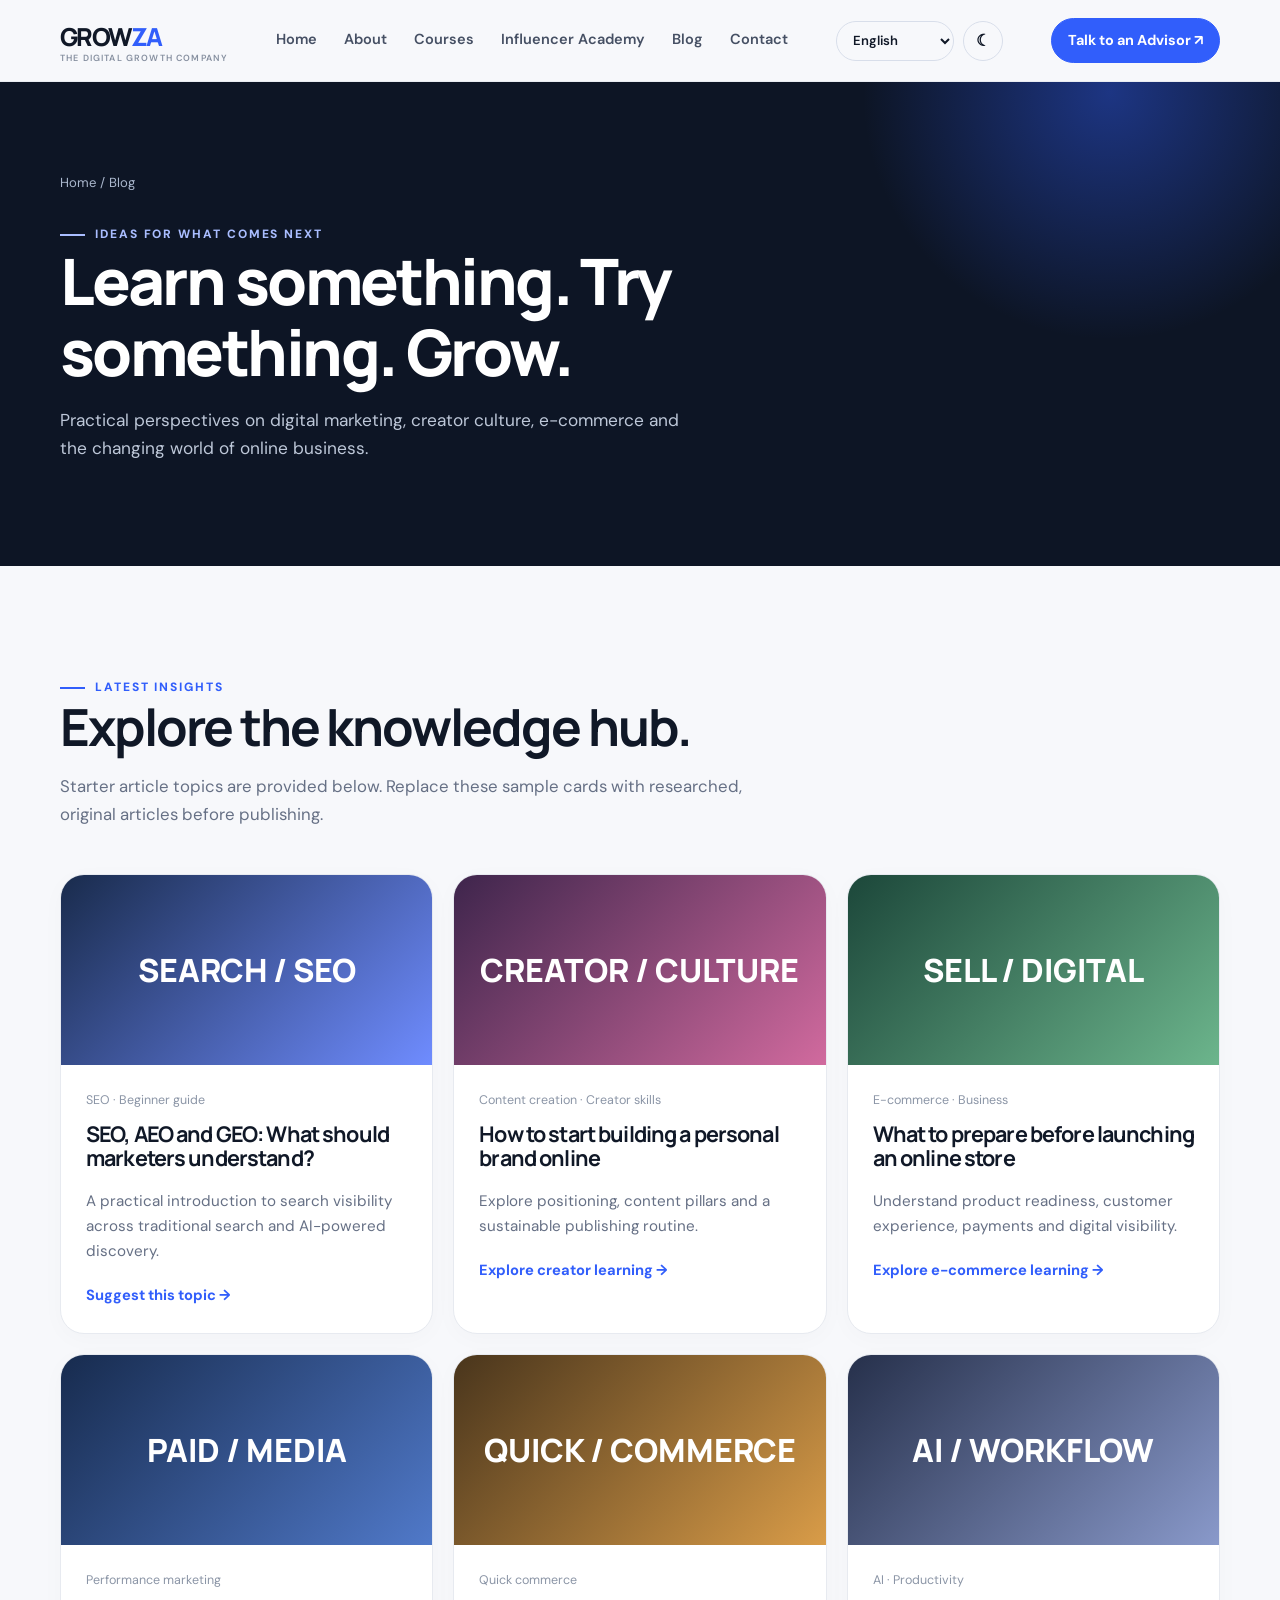
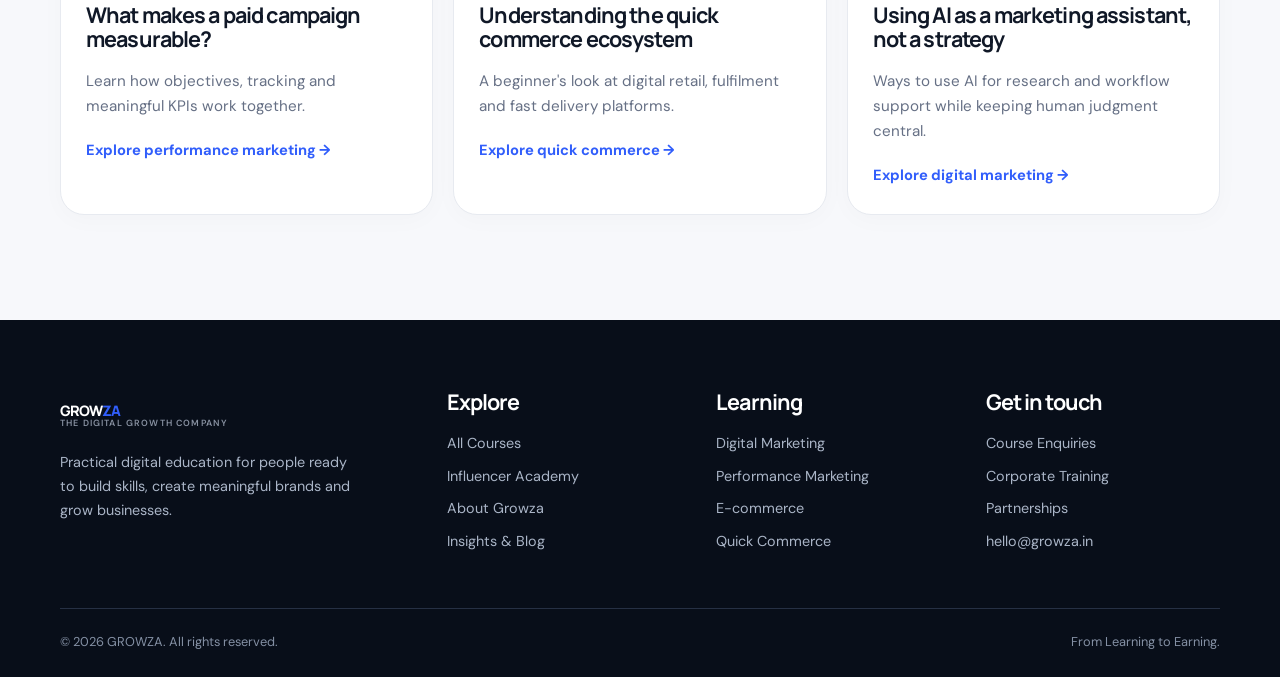
<file: blog.html>
<!doctype html><html lang="en"><head><meta charset="utf-8"><meta name="viewport" content="width=device-width, initial-scale=1"><meta name="description" content="GROWZA offers practical digital marketing, performance marketing, content creation, influencer, e-commerce and quick commerce training."><meta name="theme-color" content="#0b1220"><title>Blog & Insights | GROWZA</title><link rel="stylesheet" href="assets/style.css"></head><body><header class="site-header"><div class="container nav">
<a class="brand" href="index.html">GROW<span>ZA</span><small>THE DIGITAL GROWTH COMPANY</small></a>
<button class="menu-toggle" aria-label="Open navigation" aria-expanded="false">☰</button>
<nav class="nav-links" aria-label="Main navigation">
<a href="index.html" data-i18n="nav_home">Home</a><a href="about.html" data-i18n="nav_about">About</a><a href="courses.html" data-i18n="nav_courses">Courses</a><a href="influencer-academy.html" data-i18n="nav_academy">Influencer Academy</a><a href="blog.html" data-i18n="nav_blog">Blog</a><a href="contact.html" data-i18n="nav_contact">Contact</a>
</nav><div class="header-tools">
<select class="language-select" id="languageSwitcher" aria-label="Choose language">
<option value="en">English</option><option value="ar">العربية</option><option value="es">Español</option><option value="nl">Nederlands</option><option value="fr">Français</option><option value="de">Deutsch</option><option value="hi">हिन्दी</option><option value="ml">മലയാളം</option>
</select>
<button class="tool-btn" id="themeToggle" type="button" aria-label="Switch to dark mode" title="Toggle dark mode">☾</button>
</div><div class="nav-actions"><a class="btn small" href="contact.html" data-i18n="nav_cta">Talk to an Advisor ↗</a></div></div></header>
<main><section class="page-hero"><div class="container"><div class="breadcrumb">Home / Blog</div><span class="eyebrow" style="color:#a9bdff">Ideas for what comes next</span><h1>Learn something. Try something. Grow.</h1><p>Practical perspectives on digital marketing, creator culture, e-commerce and the changing world of online business.</p></div></section>
<section class="section"><div class="container"><div class="section-head"><span class="eyebrow">Latest insights</span><h2>Explore the knowledge hub.</h2><p>Starter article topics are provided below. Replace these sample cards with researched, original articles before publishing.</p></div><div class="grid-3">
<article class="card blog-card"><div class="blog-image">SEARCH / SEO</div><div class="blog-content"><div class="blog-meta">SEO · Beginner guide</div><h3>SEO, AEO and GEO: What should marketers understand?</h3><p>A practical introduction to search visibility across traditional search and AI-powered discovery.</p><a class="card-link" href="contact.html">Suggest this topic →</a></div></article>
<article class="card blog-card"><div class="blog-image" style="background:linear-gradient(135deg,#3e254c,#d16a9e)">CREATOR / CULTURE</div><div class="blog-content"><div class="blog-meta">Content creation · Creator skills</div><h3>How to start building a personal brand online</h3><p>Explore positioning, content pillars and a sustainable publishing routine.</p><a class="card-link" href="influencer-academy.html">Explore creator learning →</a></div></article>
<article class="card blog-card"><div class="blog-image" style="background:linear-gradient(135deg,#1c473a,#6cb58c)">SELL / DIGITAL</div><div class="blog-content"><div class="blog-meta">E-commerce · Business</div><h3>What to prepare before launching an online store</h3><p>Understand product readiness, customer experience, payments and digital visibility.</p><a class="card-link" href="courses.html#ecommerce">Explore e-commerce learning →</a></div></article>
<article class="card blog-card"><div class="blog-image" style="background:linear-gradient(135deg,#172b4e,#5079c9)">PAID / MEDIA</div><div class="blog-content"><div class="blog-meta">Performance marketing</div><h3>What makes a paid campaign measurable?</h3><p>Learn how objectives, tracking and meaningful KPIs work together.</p><a class="card-link" href="courses.html#performance">Explore performance marketing →</a></div></article>
<article class="card blog-card"><div class="blog-image" style="background:linear-gradient(135deg,#49351c,#d99c48)">QUICK / COMMERCE</div><div class="blog-content"><div class="blog-meta">Quick commerce</div><h3>Understanding the quick commerce ecosystem</h3><p>A beginner's look at digital retail, fulfilment and fast delivery platforms.</p><a class="card-link" href="courses.html#quick-commerce">Explore quick commerce →</a></div></article>
<article class="card blog-card"><div class="blog-image" style="background:linear-gradient(135deg,#26304b,#8999ca)">AI / WORKFLOW</div><div class="blog-content"><div class="blog-meta">AI · Productivity</div><h3>Using AI as a marketing assistant, not a strategy</h3><p>Ways to use AI for research and workflow support while keeping human judgment central.</p><a class="card-link" href="courses.html#digital-marketing">Explore digital marketing →</a></div></article>
</div></div></section></main><footer class="footer"><div class="container"><div class="footer-grid">
<div><a class="brand" href="index.html" style="color:#fff">GROW<span>ZA</span><small>THE DIGITAL GROWTH COMPANY</small></a><p style="max-width:300px;margin-top:22px">Practical digital education for people ready to build skills, create meaningful brands and grow businesses.</p></div>
<div><h3>Explore</h3><a href="courses.html">All Courses</a><a href="influencer-academy.html" data-i18n="nav_academy">Influencer Academy</a><a href="about.html">About Growza</a><a href="blog.html">Insights & Blog</a></div>
<div><h3>Learning</h3><a href="courses.html#digital-marketing">Digital Marketing</a><a href="courses.html#performance">Performance Marketing</a><a href="courses.html#ecommerce">E-commerce</a><a href="courses.html#quick-commerce">Quick Commerce</a></div>
<div><h3>Get in touch</h3><a href="contact.html">Course Enquiries</a><a href="contact.html">Corporate Training</a><a href="contact.html">Partnerships</a><a href="mailto:hello@growza.in">hello@growza.in</a></div>
</div><div class="footer-bottom"><span>© <span data-year></span> GROWZA. All rights reserved.</span><span>From Learning to Earning.</span></div></div></footer><script src="assets/i18n.js"></script><script src="assets/script.js"></script></body></html>
</file>
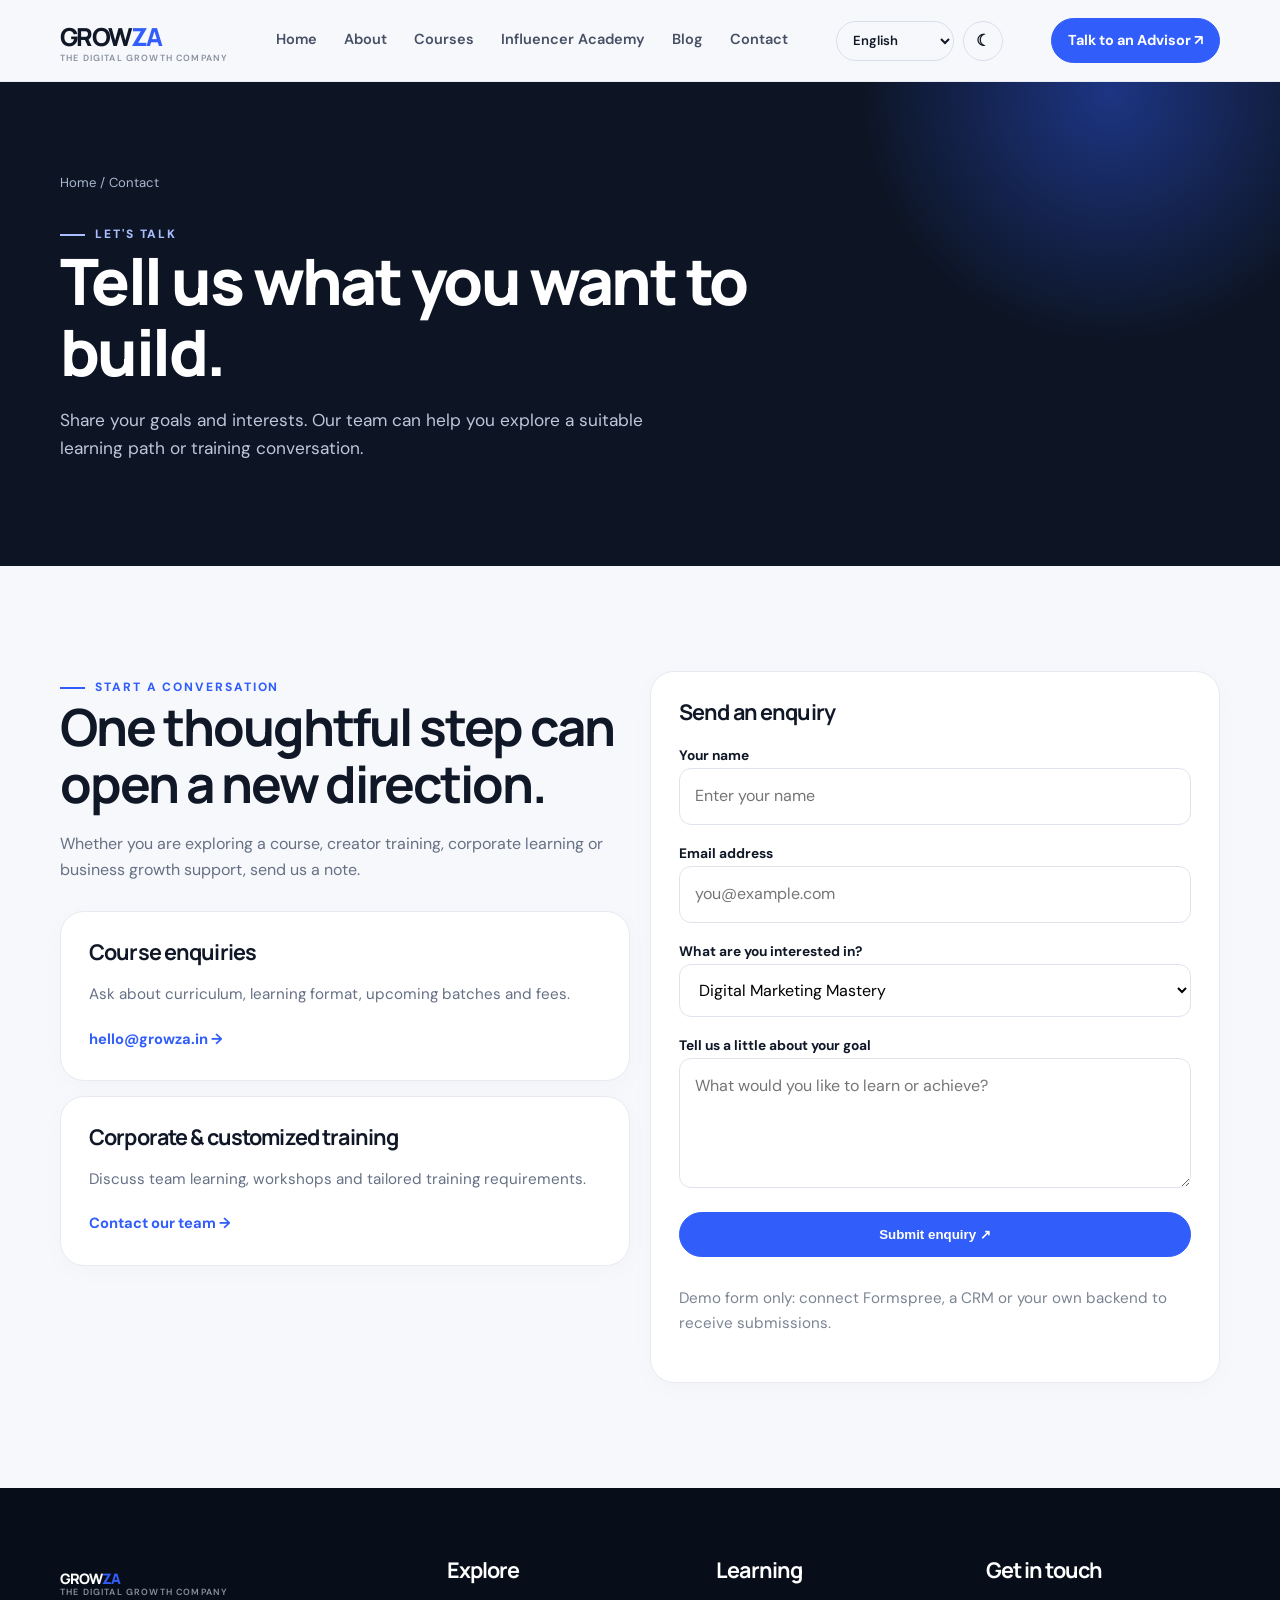
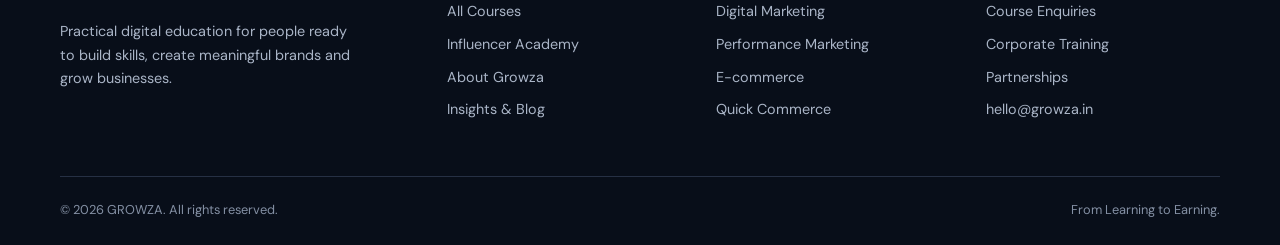
<file: contact.html>
<!doctype html><html lang="en"><head><meta charset="utf-8"><meta name="viewport" content="width=device-width, initial-scale=1"><meta name="description" content="GROWZA offers practical digital marketing, performance marketing, content creation, influencer, e-commerce and quick commerce training."><meta name="theme-color" content="#0b1220"><title>Contact & Course Enquiries | GROWZA</title><link rel="stylesheet" href="assets/style.css"></head><body><header class="site-header"><div class="container nav">
<a class="brand" href="index.html">GROW<span>ZA</span><small>THE DIGITAL GROWTH COMPANY</small></a>
<button class="menu-toggle" aria-label="Open navigation" aria-expanded="false">☰</button>
<nav class="nav-links" aria-label="Main navigation">
<a href="index.html" data-i18n="nav_home">Home</a><a href="about.html" data-i18n="nav_about">About</a><a href="courses.html" data-i18n="nav_courses">Courses</a><a href="influencer-academy.html" data-i18n="nav_academy">Influencer Academy</a><a href="blog.html" data-i18n="nav_blog">Blog</a><a href="contact.html" data-i18n="nav_contact">Contact</a>
</nav><div class="header-tools">
<select class="language-select" id="languageSwitcher" aria-label="Choose language">
<option value="en">English</option><option value="ar">العربية</option><option value="es">Español</option><option value="nl">Nederlands</option><option value="fr">Français</option><option value="de">Deutsch</option><option value="hi">हिन्दी</option><option value="ml">മലയാളം</option>
</select>
<button class="tool-btn" id="themeToggle" type="button" aria-label="Switch to dark mode" title="Toggle dark mode">☾</button>
</div><div class="nav-actions"><a class="btn small" href="contact.html" data-i18n="nav_cta">Talk to an Advisor ↗</a></div></div></header>
<main><section class="page-hero"><div class="container"><div class="breadcrumb">Home / Contact</div><span class="eyebrow" style="color:#a9bdff">Let's talk</span><h1>Tell us what you want to build.</h1><p>Share your goals and interests. Our team can help you explore a suitable learning path or training conversation.</p></div></section>
<section class="section"><div class="container grid-2"><div><span class="eyebrow">Start a conversation</span><h2>One thoughtful step can open a new direction.</h2><p>Whether you are exploring a course, creator training, corporate learning or business growth support, send us a note.</p><div class="card" style="margin-top:28px"><h3>Course enquiries</h3><p>Ask about curriculum, learning format, upcoming batches and fees.</p><a href="mailto:hello@growza.in" class="card-link">hello@growza.in →</a></div><div class="card" style="margin-top:15px"><h3>Corporate & customized training</h3><p>Discuss team learning, workshops and tailored training requirements.</p><a href="mailto:hello@growza.in" class="card-link">Contact our team →</a></div></div>
<div class="card"><h3>Send an enquiry</h3><form class="form" data-demo-form><div><label for="name">Your name</label><input id="name" name="name" required placeholder="Enter your name"></div><div><label for="email">Email address</label><input id="email" name="email" type="email" required placeholder="you@example.com"></div><div><label for="interest">What are you interested in?</label><select id="interest" name="interest"><option>Digital Marketing Mastery</option><option>Performance Marketing</option><option>Content Creation & Influencer Academy</option><option>E-commerce Marketing</option><option>Quick Commerce Marketing</option><option>Corporate Training</option><option>Other</option></select></div><div><label for="message">Tell us a little about your goal</label><textarea id="message" name="message" placeholder="What would you like to learn or achieve?"></textarea></div><button class="btn" type="submit">Submit enquiry ↗</button><div class="success">Thank you! This demo form is working on the page, but it is not connected to an inbox yet. Connect a form backend before launch.</div><p class="notice">Demo form only: connect Formspree, a CRM or your own backend to receive submissions.</p></form></div></div></section></main><footer class="footer"><div class="container"><div class="footer-grid">
<div><a class="brand" href="index.html" style="color:#fff">GROW<span>ZA</span><small>THE DIGITAL GROWTH COMPANY</small></a><p style="max-width:300px;margin-top:22px">Practical digital education for people ready to build skills, create meaningful brands and grow businesses.</p></div>
<div><h3>Explore</h3><a href="courses.html">All Courses</a><a href="influencer-academy.html" data-i18n="nav_academy">Influencer Academy</a><a href="about.html">About Growza</a><a href="blog.html">Insights & Blog</a></div>
<div><h3>Learning</h3><a href="courses.html#digital-marketing">Digital Marketing</a><a href="courses.html#performance">Performance Marketing</a><a href="courses.html#ecommerce">E-commerce</a><a href="courses.html#quick-commerce">Quick Commerce</a></div>
<div><h3>Get in touch</h3><a href="contact.html">Course Enquiries</a><a href="contact.html">Corporate Training</a><a href="contact.html">Partnerships</a><a href="mailto:hello@growza.in">hello@growza.in</a></div>
</div><div class="footer-bottom"><span>© <span data-year></span> GROWZA. All rights reserved.</span><span>From Learning to Earning.</span></div></div></footer><script src="assets/i18n.js"></script><script src="assets/script.js"></script></body></html>
</file>
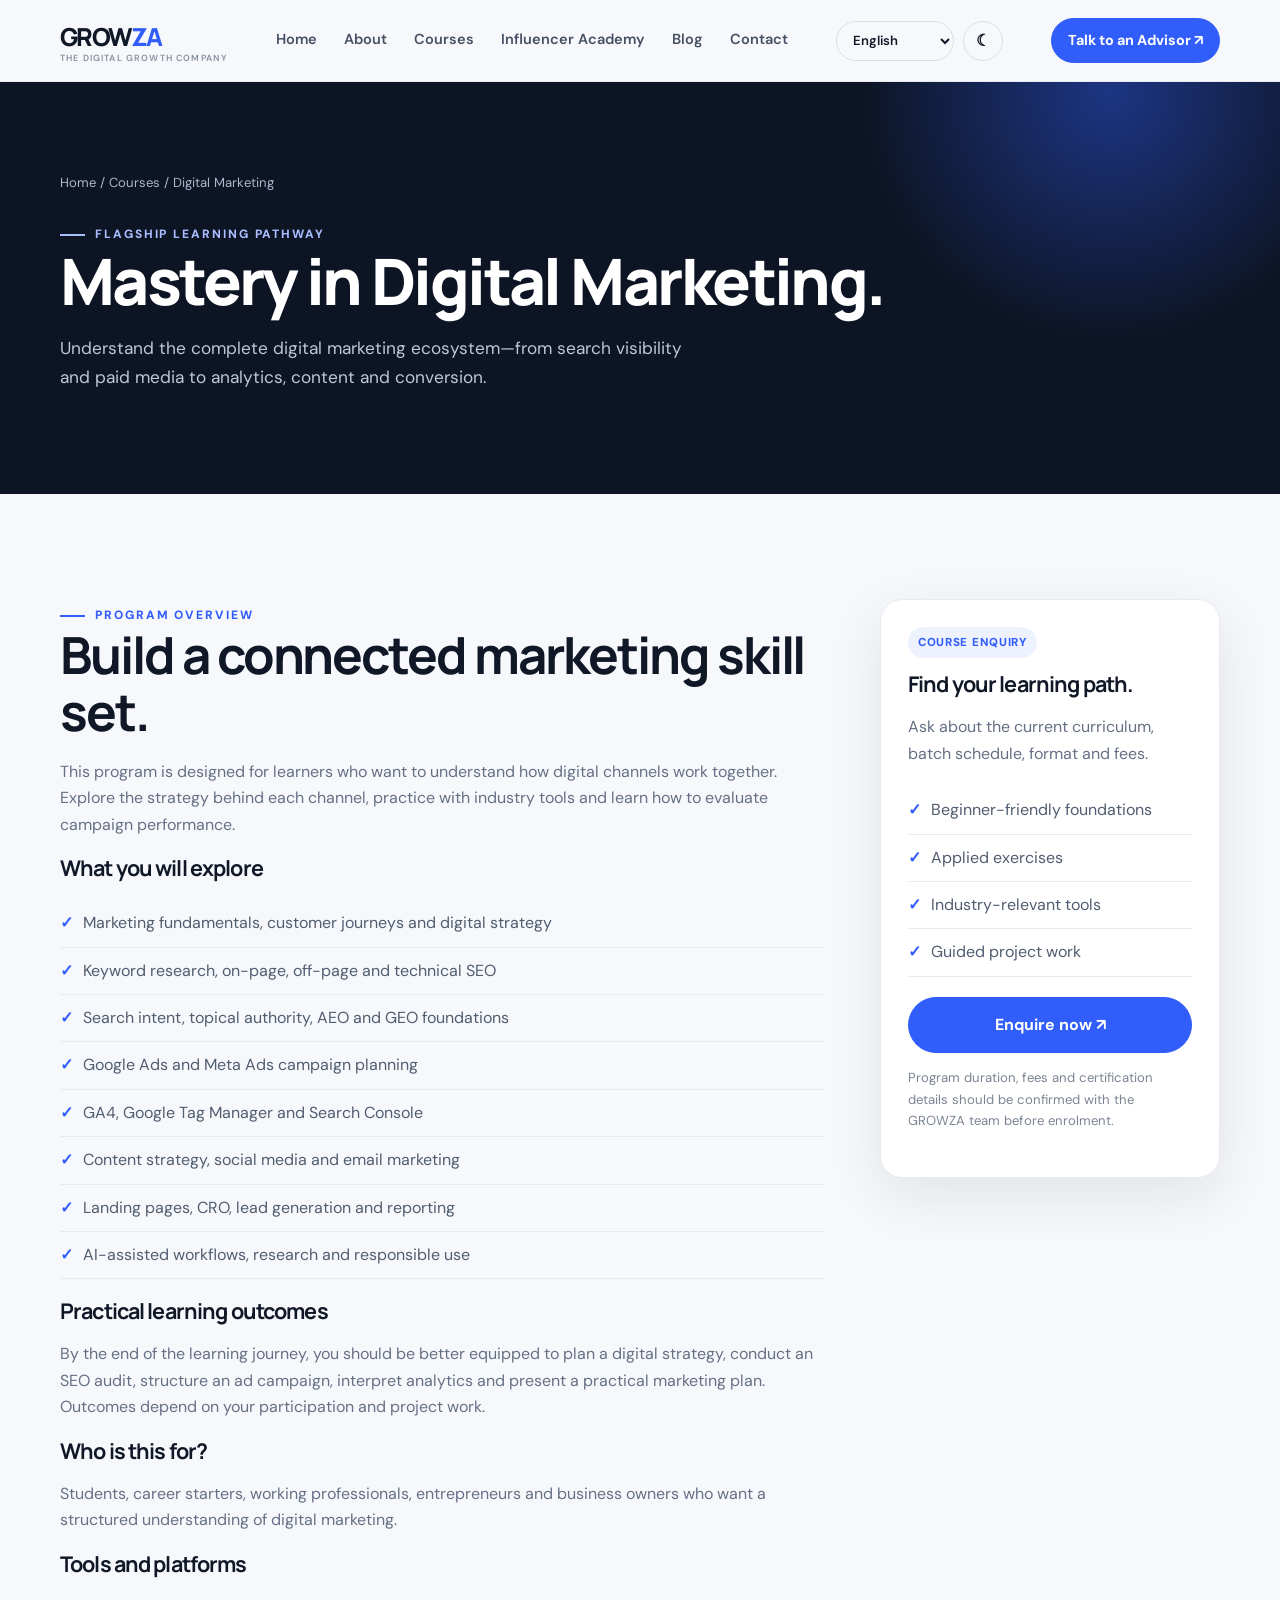
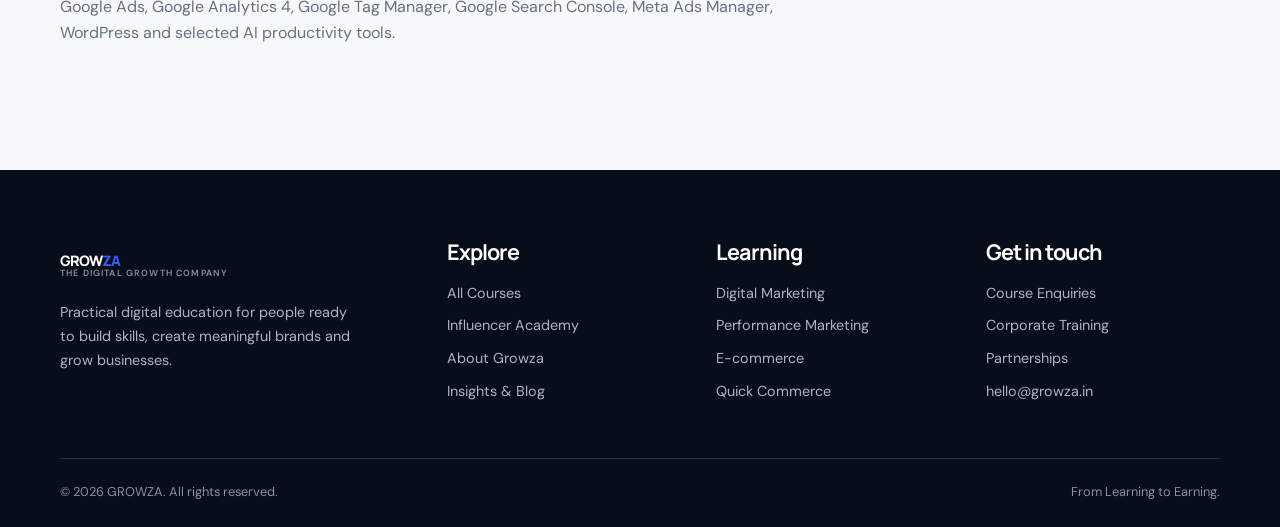
<file: course-digital-marketing.html>
<!doctype html><html lang="en"><head><meta charset="utf-8"><meta name="viewport" content="width=device-width, initial-scale=1"><meta name="description" content="GROWZA offers practical digital marketing, performance marketing, content creation, influencer, e-commerce and quick commerce training."><meta name="theme-color" content="#0b1220"><title>Mastery in Digital Marketing | GROWZA</title><link rel="stylesheet" href="assets/style.css"></head><body><header class="site-header"><div class="container nav">
<a class="brand" href="index.html">GROW<span>ZA</span><small>THE DIGITAL GROWTH COMPANY</small></a>
<button class="menu-toggle" aria-label="Open navigation" aria-expanded="false">☰</button>
<nav class="nav-links" aria-label="Main navigation">
<a href="index.html" data-i18n="nav_home">Home</a><a href="about.html" data-i18n="nav_about">About</a><a href="courses.html" data-i18n="nav_courses">Courses</a><a href="influencer-academy.html" data-i18n="nav_academy">Influencer Academy</a><a href="blog.html" data-i18n="nav_blog">Blog</a><a href="contact.html" data-i18n="nav_contact">Contact</a>
</nav><div class="header-tools">
<select class="language-select" id="languageSwitcher" aria-label="Choose language">
<option value="en">English</option><option value="ar">العربية</option><option value="es">Español</option><option value="nl">Nederlands</option><option value="fr">Français</option><option value="de">Deutsch</option><option value="hi">हिन्दी</option><option value="ml">മലയാളം</option>
</select>
<button class="tool-btn" id="themeToggle" type="button" aria-label="Switch to dark mode" title="Toggle dark mode">☾</button>
</div><div class="nav-actions"><a class="btn small" href="contact.html" data-i18n="nav_cta">Talk to an Advisor ↗</a></div></div></header>
<main><section class="page-hero"><div class="container"><div class="breadcrumb">Home / Courses / Digital Marketing</div><span class="eyebrow" style="color:#a9bdff">Flagship learning pathway</span><h1>Mastery in Digital Marketing.</h1><p>Understand the complete digital marketing ecosystem—from search visibility and paid media to analytics, content and conversion.</p></div></section>
<section class="section"><div class="container course-detail"><div><span class="eyebrow">Program overview</span><h2>Build a connected marketing skill set.</h2><p>This program is designed for learners who want to understand how digital channels work together. Explore the strategy behind each channel, practice with industry tools and learn how to evaluate campaign performance.</p>
<h3>What you will explore</h3><ul class="check-list"><li>Marketing fundamentals, customer journeys and digital strategy</li><li>Keyword research, on-page, off-page and technical SEO</li><li>Search intent, topical authority, AEO and GEO foundations</li><li>Google Ads and Meta Ads campaign planning</li><li>GA4, Google Tag Manager and Search Console</li><li>Content strategy, social media and email marketing</li><li>Landing pages, CRO, lead generation and reporting</li><li>AI-assisted workflows, research and responsible use</li></ul>
<h3>Practical learning outcomes</h3><p>By the end of the learning journey, you should be better equipped to plan a digital strategy, conduct an SEO audit, structure an ad campaign, interpret analytics and present a practical marketing plan. Outcomes depend on your participation and project work.</p>
<h3>Who is this for?</h3><p>Students, career starters, working professionals, entrepreneurs and business owners who want a structured understanding of digital marketing.</p>
<h3>Tools and platforms</h3><p>Google Ads, Google Analytics 4, Google Tag Manager, Google Search Console, Meta Ads Manager, WordPress and selected AI productivity tools.</p></div>
<aside class="side-box"><span class="tag">Course enquiry</span><h3>Find your learning path.</h3><p>Ask about the current curriculum, batch schedule, format and fees.</p><ul class="check-list"><li>Beginner-friendly foundations</li><li>Applied exercises</li><li>Industry-relevant tools</li><li>Guided project work</li></ul><a class="btn" style="width:100%" href="contact.html">Enquire now ↗</a><p class="notice">Program duration, fees and certification details should be confirmed with the GROWZA team before enrolment.</p></aside></div></section></main><footer class="footer"><div class="container"><div class="footer-grid">
<div><a class="brand" href="index.html" style="color:#fff">GROW<span>ZA</span><small>THE DIGITAL GROWTH COMPANY</small></a><p style="max-width:300px;margin-top:22px">Practical digital education for people ready to build skills, create meaningful brands and grow businesses.</p></div>
<div><h3>Explore</h3><a href="courses.html">All Courses</a><a href="influencer-academy.html" data-i18n="nav_academy">Influencer Academy</a><a href="about.html">About Growza</a><a href="blog.html">Insights & Blog</a></div>
<div><h3>Learning</h3><a href="courses.html#digital-marketing">Digital Marketing</a><a href="courses.html#performance">Performance Marketing</a><a href="courses.html#ecommerce">E-commerce</a><a href="courses.html#quick-commerce">Quick Commerce</a></div>
<div><h3>Get in touch</h3><a href="contact.html">Course Enquiries</a><a href="contact.html">Corporate Training</a><a href="contact.html">Partnerships</a><a href="mailto:hello@growza.in">hello@growza.in</a></div>
</div><div class="footer-bottom"><span>© <span data-year></span> GROWZA. All rights reserved.</span><span>From Learning to Earning.</span></div></div></footer><script src="assets/i18n.js"></script><script src="assets/script.js"></script></body></html>
</file>
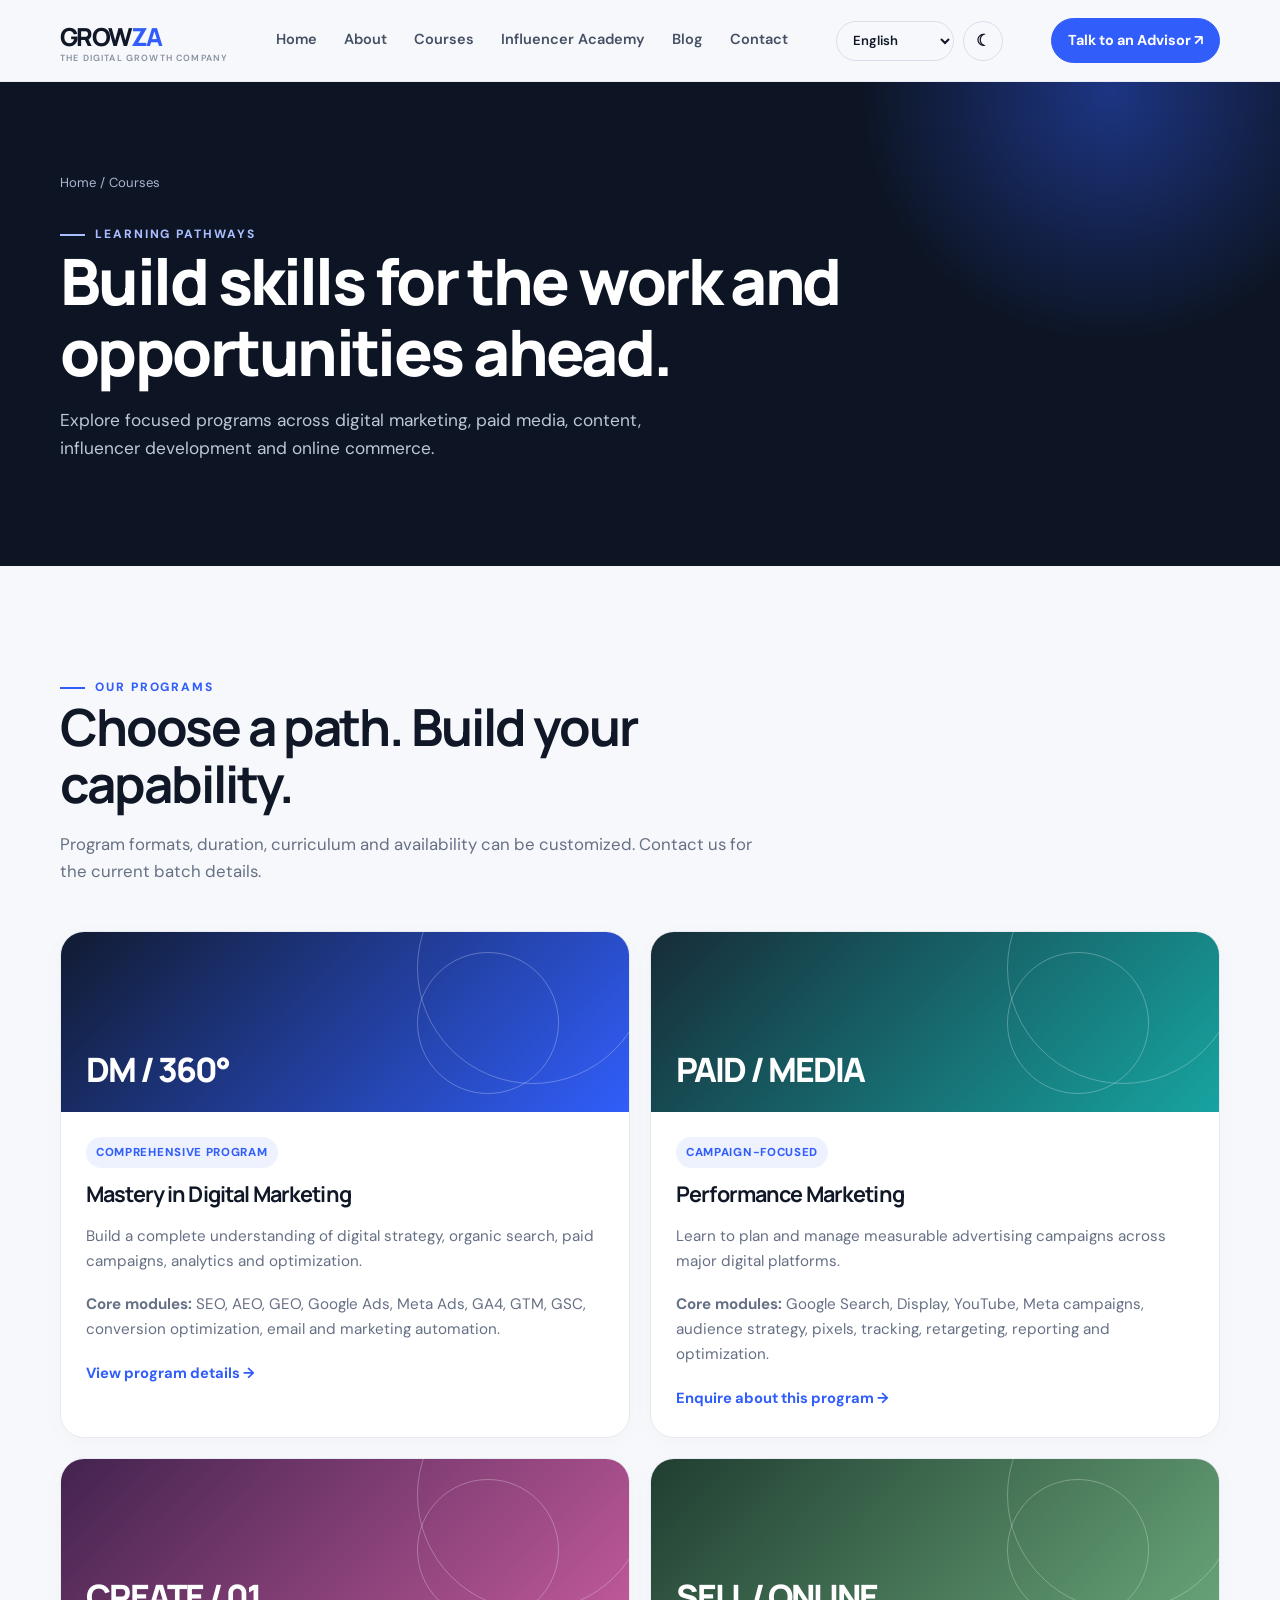
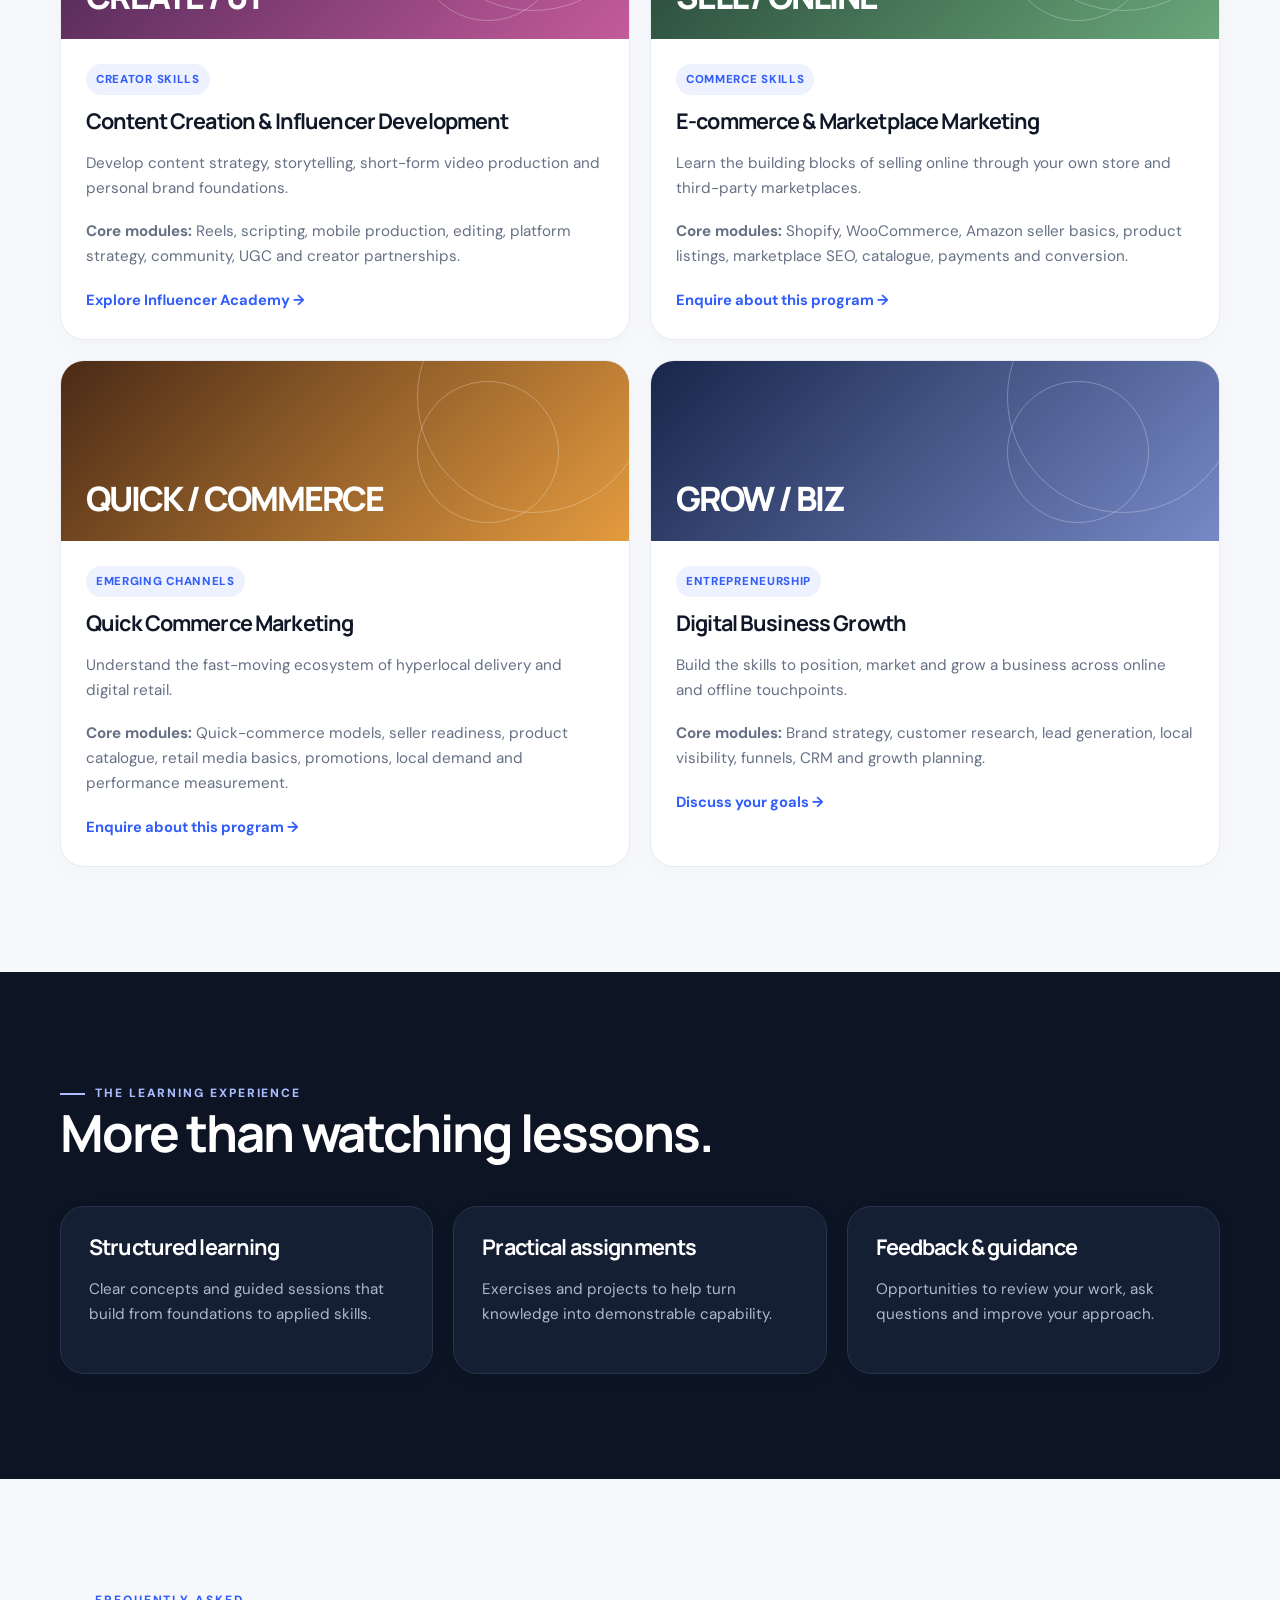
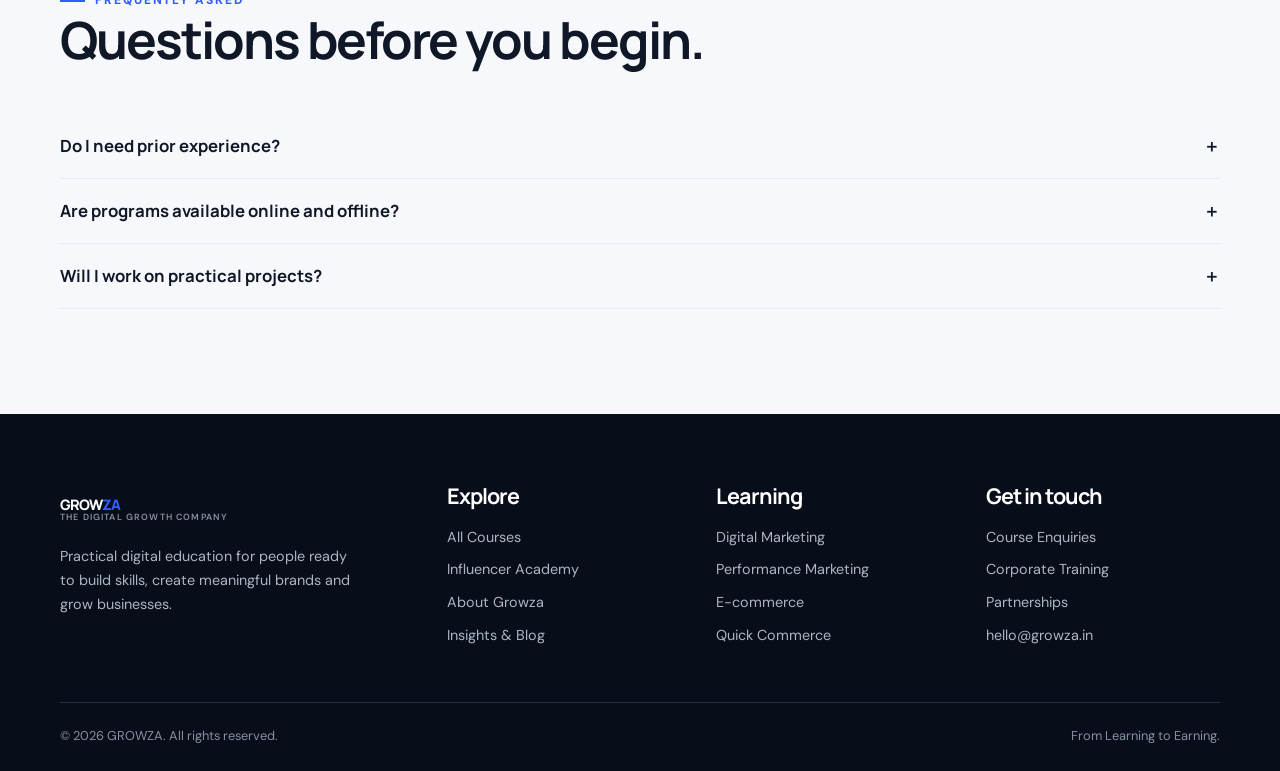
<file: courses.html>
<!doctype html><html lang="en"><head><meta charset="utf-8"><meta name="viewport" content="width=device-width, initial-scale=1"><meta name="description" content="GROWZA offers practical digital marketing, performance marketing, content creation, influencer, e-commerce and quick commerce training."><meta name="theme-color" content="#0b1220"><title>Courses & Programs | GROWZA</title><link rel="stylesheet" href="assets/style.css"></head><body><header class="site-header"><div class="container nav">
<a class="brand" href="index.html">GROW<span>ZA</span><small>THE DIGITAL GROWTH COMPANY</small></a>
<button class="menu-toggle" aria-label="Open navigation" aria-expanded="false">☰</button>
<nav class="nav-links" aria-label="Main navigation">
<a href="index.html" data-i18n="nav_home">Home</a><a href="about.html" data-i18n="nav_about">About</a><a href="courses.html" data-i18n="nav_courses">Courses</a><a href="influencer-academy.html" data-i18n="nav_academy">Influencer Academy</a><a href="blog.html" data-i18n="nav_blog">Blog</a><a href="contact.html" data-i18n="nav_contact">Contact</a>
</nav><div class="header-tools">
<select class="language-select" id="languageSwitcher" aria-label="Choose language">
<option value="en">English</option><option value="ar">العربية</option><option value="es">Español</option><option value="nl">Nederlands</option><option value="fr">Français</option><option value="de">Deutsch</option><option value="hi">हिन्दी</option><option value="ml">മലയാളം</option>
</select>
<button class="tool-btn" id="themeToggle" type="button" aria-label="Switch to dark mode" title="Toggle dark mode">☾</button>
</div><div class="nav-actions"><a class="btn small" href="contact.html" data-i18n="nav_cta">Talk to an Advisor ↗</a></div></div></header>
<main><section class="page-hero"><div class="container"><div class="breadcrumb">Home / Courses</div><span class="eyebrow" style="color:#a9bdff">Learning pathways</span><h1>Build skills for the work and opportunities ahead.</h1><p>Explore focused programs across digital marketing, paid media, content, influencer development and online commerce.</p></div></section>
<section class="section"><div class="container"><div class="section-head"><span class="eyebrow">Our programs</span><h2>Choose a path. Build your capability.</h2><p>Program formats, duration, curriculum and availability can be customized. Contact us for the current batch details.</p></div>
<div class="grid-2">
<article class="card course-card" id="digital-marketing"><div class="course-art"><span>DM / 360°</span></div><div class="course-body"><span class="tag">Comprehensive program</span><h3>Mastery in Digital Marketing</h3><p>Build a complete understanding of digital strategy, organic search, paid campaigns, analytics and optimization.</p><p><b>Core modules:</b> SEO, AEO, GEO, Google Ads, Meta Ads, GA4, GTM, GSC, conversion optimization, email and marketing automation.</p><a class="card-link" href="course-digital-marketing.html">View program details →</a></div></article>
<article class="card course-card" id="performance"><div class="course-art" style="background:linear-gradient(135deg,#172c38,#17a4a1)"><span>PAID / MEDIA</span></div><div class="course-body"><span class="tag">Campaign-focused</span><h3>Performance Marketing</h3><p>Learn to plan and manage measurable advertising campaigns across major digital platforms.</p><p><b>Core modules:</b> Google Search, Display, YouTube, Meta campaigns, audience strategy, pixels, tracking, retargeting, reporting and optimization.</p><a class="card-link" href="contact.html">Enquire about this program →</a></div></article>
<article class="card course-card" id="content"><div class="course-art" style="background:linear-gradient(135deg,#42234f,#c45b9b)"><span>CREATE / 01</span></div><div class="course-body"><span class="tag">Creator skills</span><h3>Content Creation & Influencer Development</h3><p>Develop content strategy, storytelling, short-form video production and personal brand foundations.</p><p><b>Core modules:</b> Reels, scripting, mobile production, editing, platform strategy, community, UGC and creator partnerships.</p><a class="card-link" href="influencer-academy.html">Explore Influencer Academy →</a></div></article>
<article class="card course-card" id="ecommerce"><div class="course-art" style="background:linear-gradient(135deg,#203e31,#6aa77a)"><span>SELL / ONLINE</span></div><div class="course-body"><span class="tag">Commerce skills</span><h3>E-commerce & Marketplace Marketing</h3><p>Learn the building blocks of selling online through your own store and third-party marketplaces.</p><p><b>Core modules:</b> Shopify, WooCommerce, Amazon seller basics, product listings, marketplace SEO, catalogue, payments and conversion.</p><a class="card-link" href="contact.html">Enquire about this program →</a></div></article>
<article class="card course-card" id="quick-commerce"><div class="course-art" style="background:linear-gradient(135deg,#4a2a16,#e49b3f)"><span>QUICK / COMMERCE</span></div><div class="course-body"><span class="tag">Emerging channels</span><h3>Quick Commerce Marketing</h3><p>Understand the fast-moving ecosystem of hyperlocal delivery and digital retail.</p><p><b>Core modules:</b> Quick-commerce models, seller readiness, product catalogue, retail media basics, promotions, local demand and performance measurement.</p><a class="card-link" href="contact.html">Enquire about this program →</a></div></article>
<article class="card course-card" id="business"><div class="course-art" style="background:linear-gradient(135deg,#18264a,#7789c7)"><span>GROW / BIZ</span></div><div class="course-body"><span class="tag">Entrepreneurship</span><h3>Digital Business Growth</h3><p>Build the skills to position, market and grow a business across online and offline touchpoints.</p><p><b>Core modules:</b> Brand strategy, customer research, lead generation, local visibility, funnels, CRM and growth planning.</p><a class="card-link" href="contact.html">Discuss your goals →</a></div></article>
</div></div></section>
<section class="section dark-section"><div class="container"><div class="section-head"><span class="eyebrow" style="color:#a9bdff">The learning experience</span><h2>More than watching lessons.</h2></div><div class="grid-3"><div class="card"><h3>Structured learning</h3><p>Clear concepts and guided sessions that build from foundations to applied skills.</p></div><div class="card"><h3>Practical assignments</h3><p>Exercises and projects to help turn knowledge into demonstrable capability.</p></div><div class="card"><h3>Feedback & guidance</h3><p>Opportunities to review your work, ask questions and improve your approach.</p></div></div></div></section>
<section class="section"><div class="container"><div class="section-head"><span class="eyebrow">Frequently asked</span><h2>Questions before you begin.</h2></div>
<div class="faq-item"><button class="faq-q" aria-expanded="false">Do I need prior experience? <span>＋</span></button><div class="faq-a"><p>Many learning paths can begin with fundamentals. The right starting level depends on the program and your existing experience.</p></div></div>
<div class="faq-item"><button class="faq-q" aria-expanded="false">Are programs available online and offline? <span>＋</span></button><div class="faq-a"><p>Learning formats and batch availability may vary. Contact the team to confirm the current delivery options.</p></div></div>
<div class="faq-item"><button class="faq-q" aria-expanded="false">Will I work on practical projects? <span>＋</span></button><div class="faq-a"><p>Programs are designed to include applied exercises and project work. The exact projects depend on the selected course.</p></div></div>
</div></section></main><footer class="footer"><div class="container"><div class="footer-grid">
<div><a class="brand" href="index.html" style="color:#fff">GROW<span>ZA</span><small>THE DIGITAL GROWTH COMPANY</small></a><p style="max-width:300px;margin-top:22px">Practical digital education for people ready to build skills, create meaningful brands and grow businesses.</p></div>
<div><h3>Explore</h3><a href="courses.html">All Courses</a><a href="influencer-academy.html" data-i18n="nav_academy">Influencer Academy</a><a href="about.html">About Growza</a><a href="blog.html">Insights & Blog</a></div>
<div><h3>Learning</h3><a href="courses.html#digital-marketing">Digital Marketing</a><a href="courses.html#performance">Performance Marketing</a><a href="courses.html#ecommerce">E-commerce</a><a href="courses.html#quick-commerce">Quick Commerce</a></div>
<div><h3>Get in touch</h3><a href="contact.html">Course Enquiries</a><a href="contact.html">Corporate Training</a><a href="contact.html">Partnerships</a><a href="mailto:hello@growza.in">hello@growza.in</a></div>
</div><div class="footer-bottom"><span>© <span data-year></span> GROWZA. All rights reserved.</span><span>From Learning to Earning.</span></div></div></footer><script src="assets/i18n.js"></script><script src="assets/script.js"></script></body></html>
</file>
<file: assets/style.css>
@import url('https://fonts.googleapis.com/css2?family=DM+Sans:wght@400;500;600;700&family=Manrope:wght@400;500;600;700;800&display=swap');
:root{--ink:#101827;--muted:#667085;--blue:#315efb;--blue2:#6e8cff;--paper:#f7f8fb;--line:#e7eaf0;--white:#fff;--dark:#0b1220;--radius:24px;--shadow:0 18px 55px rgba(16,24,39,.09)}
*{box-sizing:border-box}html{scroll-behavior:smooth}body{margin:0;background:var(--paper);color:var(--ink);font-family:'DM Sans',sans-serif;line-height:1.65}h1,h2,h3,h4{font-family:Manrope,sans-serif;line-height:1.12;letter-spacing:-.04em;margin:0 0 18px}h1{font-size:clamp(2.8rem,6vw,5.8rem);font-weight:800}h2{font-size:clamp(2rem,4vw,3.4rem)}h3{font-size:1.35rem}p{color:var(--muted);margin:0 0 18px}a{color:inherit;text-decoration:none}.container{width:min(1160px,calc(100% - 44px));margin:auto}.eyebrow{font-size:.75rem;letter-spacing:.16em;text-transform:uppercase;color:var(--blue);font-weight:800;display:inline-flex;align-items:center;gap:10px}.eyebrow:before{content:"";width:25px;height:2px;background:currentColor}.section{padding:105px 0}.section-head{max-width:700px;margin-bottom:45px}.section-head p{font-size:1.05rem}.btn{display:inline-flex;align-items:center;justify-content:center;gap:10px;padding:14px 21px;border-radius:999px;background:var(--blue);color:#fff;font-weight:700;border:1px solid var(--blue);transition:.25s;cursor:pointer}.btn:hover{transform:translateY(-3px);box-shadow:0 12px 25px #315efb35}.btn.outline{background:transparent;color:var(--ink);border-color:#cfd5df}.btn.light{background:#fff;color:var(--ink);border-color:#fff}.btn.small{padding:10px 16px;font-size:.9rem}.site-header{height:82px;display:flex;align-items:center;position:sticky;top:0;z-index:100;background:#f7f8fbeb;backdrop-filter:blur(16px);border-bottom:1px solid #e9ecf2}.nav{display:flex;align-items:center;justify-content:space-between;gap:25px}.brand{font-family:Manrope,sans-serif;font-weight:800;font-size:1.55rem;letter-spacing:-.07em}.brand span{color:var(--blue)}.brand small{display:block;font:600 .56rem 'DM Sans';letter-spacing:.13em;text-transform:uppercase;color:#8790a0;margin-top:-5px}.nav-links{display:flex;align-items:center;gap:27px;font-size:.91rem;font-weight:600;color:#465064}.nav-links a:hover,.nav-links a.active{color:var(--blue)}.nav-actions{display:flex;align-items:center;gap:12px}.menu-toggle{display:none;border:0;background:transparent;font-size:1.5rem}.hero{position:relative;overflow:hidden;background:var(--dark);color:#fff;padding:100px 0 110px;min-height:690px;display:flex;align-items:center}.hero:before{content:"";position:absolute;inset:0;background:linear-gradient(90deg,rgba(7,13,26,.96) 0%,rgba(7,13,26,.83) 48%,rgba(7,13,26,.26) 100%),url('https://images.unsplash.com/photo-1521737711867-e3b97375f902?auto=format&fit=crop&w=2000&q=85') center/cover;transform:scale(1.06);will-change:transform}.hero:after{content:"";position:absolute;width:620px;height:620px;border-radius:50%;right:-150px;top:-180px;background:radial-gradient(circle,#315efb65,transparent 68%);pointer-events:none}.hero-content{position:relative;z-index:2;max-width:780px}.hero h1{max-width:850px}.hero h1 em{font-style:normal;color:#91aaff}.hero p{color:#c6ccda;font-size:1.13rem;max-width:620px}.hero-actions{display:flex;gap:13px;flex-wrap:wrap;margin:30px 0 45px}.hero-meta{display:flex;gap:35px;flex-wrap:wrap;color:#d7dcea;font-size:.9rem}.hero-meta strong{display:block;color:#fff;font-size:1.15rem}.scroll-cue{position:absolute;bottom:28px;right:7%;color:#aeb9d2;font-size:.75rem;letter-spacing:.16em;text-transform:uppercase;z-index:2}.parallax{background-attachment:fixed;background-position:center;background-size:cover}.intro-grid{display:grid;grid-template-columns:1.1fr .9fr;gap:70px;align-items:center}.visual-card{min-height:480px;border-radius:30px;position:relative;overflow:hidden;background:linear-gradient(145deg,#14213a,#315efb);box-shadow:var(--shadow)}.visual-card img{width:100%;height:100%;min-height:480px;object-fit:cover;opacity:.72}.floating-note{position:absolute;left:24px;bottom:24px;background:#fff;color:var(--ink);padding:20px 23px;border-radius:18px;max-width:250px;box-shadow:var(--shadow)}.floating-note strong{font:800 1.5rem Manrope;display:block}.grid-3{display:grid;grid-template-columns:repeat(3,1fr);gap:20px}.grid-2{display:grid;grid-template-columns:repeat(2,1fr);gap:20px}.card{background:#fff;border:1px solid var(--line);border-radius:var(--radius);padding:28px;transition:.28s;box-shadow:0 5px 25px rgba(16,24,39,.025)}.card:hover{transform:translateY(-7px);box-shadow:var(--shadow);border-color:#d6ddff}.icon{width:48px;height:48px;border-radius:15px;background:#edf1ff;color:var(--blue);display:grid;place-items:center;font-size:1.3rem;margin-bottom:24px}.card p{font-size:.95rem}.card-link{color:var(--blue);font-weight:700;font-size:.92rem}.course-card{padding:0;overflow:hidden}.course-art{height:180px;background:linear-gradient(135deg,#111b31,#315efb);position:relative;overflow:hidden}.course-art:before,.course-art:after{content:"";position:absolute;border:1px solid #ffffff45;border-radius:50%;width:230px;height:230px;right:-20px;top:-80px}.course-art:after{width:140px;height:140px;right:70px;top:20px}.course-art span{position:absolute;left:25px;bottom:20px;color:white;font:800 2.1rem Manrope;letter-spacing:-.06em}.course-body{padding:25px}.tag{display:inline-block;background:#eef2ff;color:#315efb;border-radius:99px;padding:6px 10px;font-size:.72rem;font-weight:800;text-transform:uppercase;letter-spacing:.06em;margin-bottom:14px}.dark-section{background:#0d1525;color:#fff}.dark-section p{color:#aeb8ca}.dark-section .card{background:#141f33;border-color:#26334a;color:#fff}.dark-section .card p{color:#aeb8ca}.dark-section .icon{background:#24365f;color:#a9bdff}.stats{display:grid;grid-template-columns:repeat(4,1fr);gap:20px;margin-top:50px}.stat{border-top:1px solid #ffffff25;padding-top:20px}.stat strong{font:800 2.5rem Manrope;display:block}.stat span{color:#aeb8ca;font-size:.9rem}.quote{font:600 1.35rem Manrope;letter-spacing:-.03em;color:var(--ink)}.testimonial{background:#edf1ff;border-radius:28px;padding:38px}.cta-band{background:linear-gradient(115deg,#1b2b50,#315efb);border-radius:30px;padding:55px;color:#fff;display:flex;align-items:center;justify-content:space-between;gap:30px}.cta-band p{color:#dce4ff;max-width:560px}.page-hero{background:#0d1525;color:#fff;padding:90px 0 85px;position:relative;overflow:hidden}.page-hero:after{content:"";position:absolute;width:500px;height:500px;right:-80px;top:-240px;border-radius:50%;background:radial-gradient(circle,#315efb70,transparent 70%)}.page-hero .container{position:relative;z-index:1}.page-hero h1{font-size:clamp(2.6rem,5vw,4.5rem);max-width:850px}.page-hero p{color:#bdc7d8;max-width:650px;font-size:1.08rem}.breadcrumb{font-size:.82rem;color:#aab7cd;margin-bottom:24px}.course-detail{display:grid;grid-template-columns:1fr 340px;gap:55px;align-items:start}.side-box{background:#fff;padding:27px;border:1px solid var(--line);border-radius:22px;position:sticky;top:110px;box-shadow:var(--shadow)}.check-list{list-style:none;padding:0;margin:20px 0}.check-list li{padding:10px 0;border-bottom:1px solid var(--line);color:#515d70}.check-list li:before{content:"✓";color:var(--blue);font-weight:900;margin-right:10px}.blog-card{overflow:hidden;padding:0}.blog-image{height:190px;background:linear-gradient(135deg,#192b4c,#6f8cff);display:grid;place-items:center;color:#fff;font:800 2rem Manrope}.blog-content{padding:25px}.blog-meta{font-size:.78rem;color:#8b95a6;margin-bottom:12px}.faq-item{border-bottom:1px solid var(--line);padding:20px 0}.faq-q{width:100%;border:0;background:none;text-align:left;font:700 1.05rem Manrope;display:flex;justify-content:space-between;cursor:pointer;color:var(--ink);padding:0}.faq-a{display:none;padding:15px 30px 0 0}.faq-item.open .faq-a{display:block}.form{display:grid;gap:15px}.form input,.form textarea,.form select{width:100%;border:1px solid #dfe4ec;border-radius:12px;padding:14px 15px;font:inherit;background:#fff}.form textarea{min-height:130px;resize:vertical}.form label{font-size:.86rem;font-weight:700}.footer{background:#080e19;color:#fff;padding:70px 0 25px}.footer-grid{display:grid;grid-template-columns:1.5fr 1fr 1fr 1fr;gap:35px}.footer p,.footer a{color:#aab5c7;font-size:.9rem}.footer a{display:block;margin:9px 0}.footer a:hover{color:#fff}.footer-bottom{border-top:1px solid #263044;margin-top:45px;padding-top:22px;color:#8490a4;font-size:.8rem;display:flex;justify-content:space-between;gap:20px}.reveal{opacity:0;transform:translateY(25px);transition:opacity .7s ease,transform .7s ease}.reveal.visible{opacity:1;transform:none}.notice{font-size:.82rem;color:#7b8493;margin-top:14px}.success{display:none;background:#eaf8ef;color:#146c36;padding:14px;border-radius:12px}
@media(max-width:900px){.nav-links{display:none;position:absolute;top:81px;left:0;right:0;background:#f7f8fb;padding:22px;flex-direction:column;align-items:flex-start;border-bottom:1px solid var(--line)}.nav-links.open{display:flex}.menu-toggle{display:block}.nav-actions .btn{display:none}.intro-grid,.course-detail{grid-template-columns:1fr}.side-box{position:static}.grid-3{grid-template-columns:repeat(2,1fr)}.footer-grid{grid-template-columns:repeat(2,1fr)}.cta-band{align-items:flex-start;flex-direction:column}.stats{grid-template-columns:repeat(2,1fr)}}
@media(max-width:600px){.container{width:min(100% - 32px,1160px)}.section{padding:72px 0}.hero{min-height:660px;padding:80px 0}.hero:before{background:linear-gradient(90deg,rgba(7,13,26,.94),rgba(7,13,26,.75)),url('https://images.unsplash.com/photo-1521737711867-e3b97375f902?auto=format&fit=crop&w=1000&q=80') center/cover}.hero-meta{gap:20px}.grid-3,.grid-2{grid-template-columns:1fr}.visual-card,.visual-card img{min-height:350px}.footer-grid{grid-template-columns:1fr 1fr}.footer-grid>div:first-child{grid-column:1/-1}.footer-bottom{flex-direction:column}.cta-band{padding:32px}.page-hero{padding:70px 0}.scroll-cue{display:none}}
@media(prefers-reduced-motion:reduce){html{scroll-behavior:auto}*,*:before,*:after{animation-duration:.01ms!important;transition-duration:.01ms!important}.parallax{background-attachment:scroll}}


/* Premium international layer: themes, language selector, accessibility and RTL */
:root{color-scheme:light;--surface:#fff;--surface-2:#f0f3f9;--text:var(--ink);--muted-text:var(--muted);--header-bg:#f7f8fbeb}
html[data-theme="dark"]{color-scheme:dark;--paper:#0b1220;--ink:#edf2fb;--muted:#a8b4c8;--line:#25324a;--white:#111b2d;--surface:#111b2d;--surface-2:#17243a;--text:#edf2fb;--muted-text:#a8b4c8;--header-bg:#0b1220ed;--shadow:0 18px 55px rgba(0,0,0,.28)}
html[data-theme="dark"] body{background:var(--paper);color:var(--text)}
html[data-theme="dark"] .site-header{background:var(--header-bg);border-color:#243149}
html[data-theme="dark"] .nav-links{color:#c0cada}
html[data-theme="dark"] .nav-links.open{background:#101a2b;border-color:#27344a}
html[data-theme="dark"] .card,html[data-theme="dark"] .side-box{background:var(--surface);border-color:var(--line);color:var(--text)}
html[data-theme="dark"] .card p,html[data-theme="dark"] .side-box p{color:var(--muted)}
html[data-theme="dark"] .faq-q{color:var(--text)}
html[data-theme="dark"] .faq-item{border-color:var(--line)}
html[data-theme="dark"] .testimonial{background:#17243a}
html[data-theme="dark"] .quote{color:var(--text)}
html[data-theme="dark"] .section[style*="background:#fff"]{background:#0e1728!important}
html[data-theme="dark"] .section[style*="background: #fff"]{background:#0e1728!important}
html[data-theme="dark"] .form input,html[data-theme="dark"] .form textarea,html[data-theme="dark"] .form select{background:#0c1525;border-color:#34415a;color:#edf2fb}
html[data-theme="dark"] .btn.outline{color:var(--text);border-color:#4a5870}
html[data-theme="dark"] .tag{background:#202f50;color:#b8c8ff}
html[data-theme="dark"] .icon{background:#202f50;color:#b8c8ff}
html[data-theme="dark"] .floating-note{background:#111b2d;color:#edf2fb}
html[data-theme="dark"] .floating-note span{color:#a8b4c8}
html[data-theme="dark"] .notice{color:#a8b4c8}
html[data-theme="dark"] .menu-toggle{color:#edf2fb}
html[data-theme="dark"] .page-hero{background:#070d18}
html[data-theme="dark"] .section:not(.dark-section){background:var(--paper)}
html[data-theme="dark"] .section[style*="background:#fff"]{background:var(--paper)!important}
html[data-theme="dark"] .success{background:#123321;color:#a8edbf}
.header-tools{display:flex;align-items:center;gap:9px}
.tool-btn,.language-select{height:40px;border:1px solid #d8deea;border-radius:999px;background:transparent;color:var(--ink);padding:0 12px;font:600 .82rem 'DM Sans',sans-serif;cursor:pointer}
.tool-btn{width:40px;padding:0;display:grid;place-items:center;font-size:1rem}
.language-select{max-width:125px}
html[data-theme="dark"] .tool-btn,html[data-theme="dark"] .language-select{border-color:#3a4963;color:#edf2fb;background:#111b2d}
html[dir="rtl"] body{direction:rtl;text-align:right}
html[dir="rtl"] .eyebrow:before{order:2}
html[dir="rtl"] .hero-content,html[dir="rtl"] .section-head{margin-left:0;margin-right:0}
html[dir="rtl"] .hero-meta,html[dir="rtl"] .hero-actions,html[dir="rtl"] .nav,html[dir="rtl"] .nav-actions,html[dir="rtl"] .header-tools{flex-direction:row-reverse}
html[dir="rtl"] .nav-links{direction:rtl}
html[dir="rtl"] .floating-note{left:auto;right:24px}
html[dir="rtl"] .check-list li:before{margin-right:0;margin-left:10px}
html[dir="rtl"] .footer-bottom{flex-direction:row-reverse}
html[dir="rtl"] .breadcrumb{text-align:right}
html[dir="rtl"] .page-hero:after{right:auto;left:-80px}
html[dir="rtl"] .hero:after{right:auto;left:-150px}
html[dir="rtl"] .scroll-cue{right:auto;left:7%}
html[dir="rtl"] .form{text-align:right}
html[dir="rtl"] .faq-q{text-align:right}
html[dir="rtl"] .card-link:after{content:""}
@media(max-width:900px){.header-tools{margin-left:auto;margin-right:8px}html[dir="rtl"] .header-tools{margin-left:8px;margin-right:auto}.language-select{max-width:105px}.nav{gap:10px}}
@media(max-width:600px){.tool-btn{width:36px;height:36px}.language-select{height:36px;max-width:95px;padding:0 8px;font-size:.75rem}.header-tools{gap:6px}}
</file>
